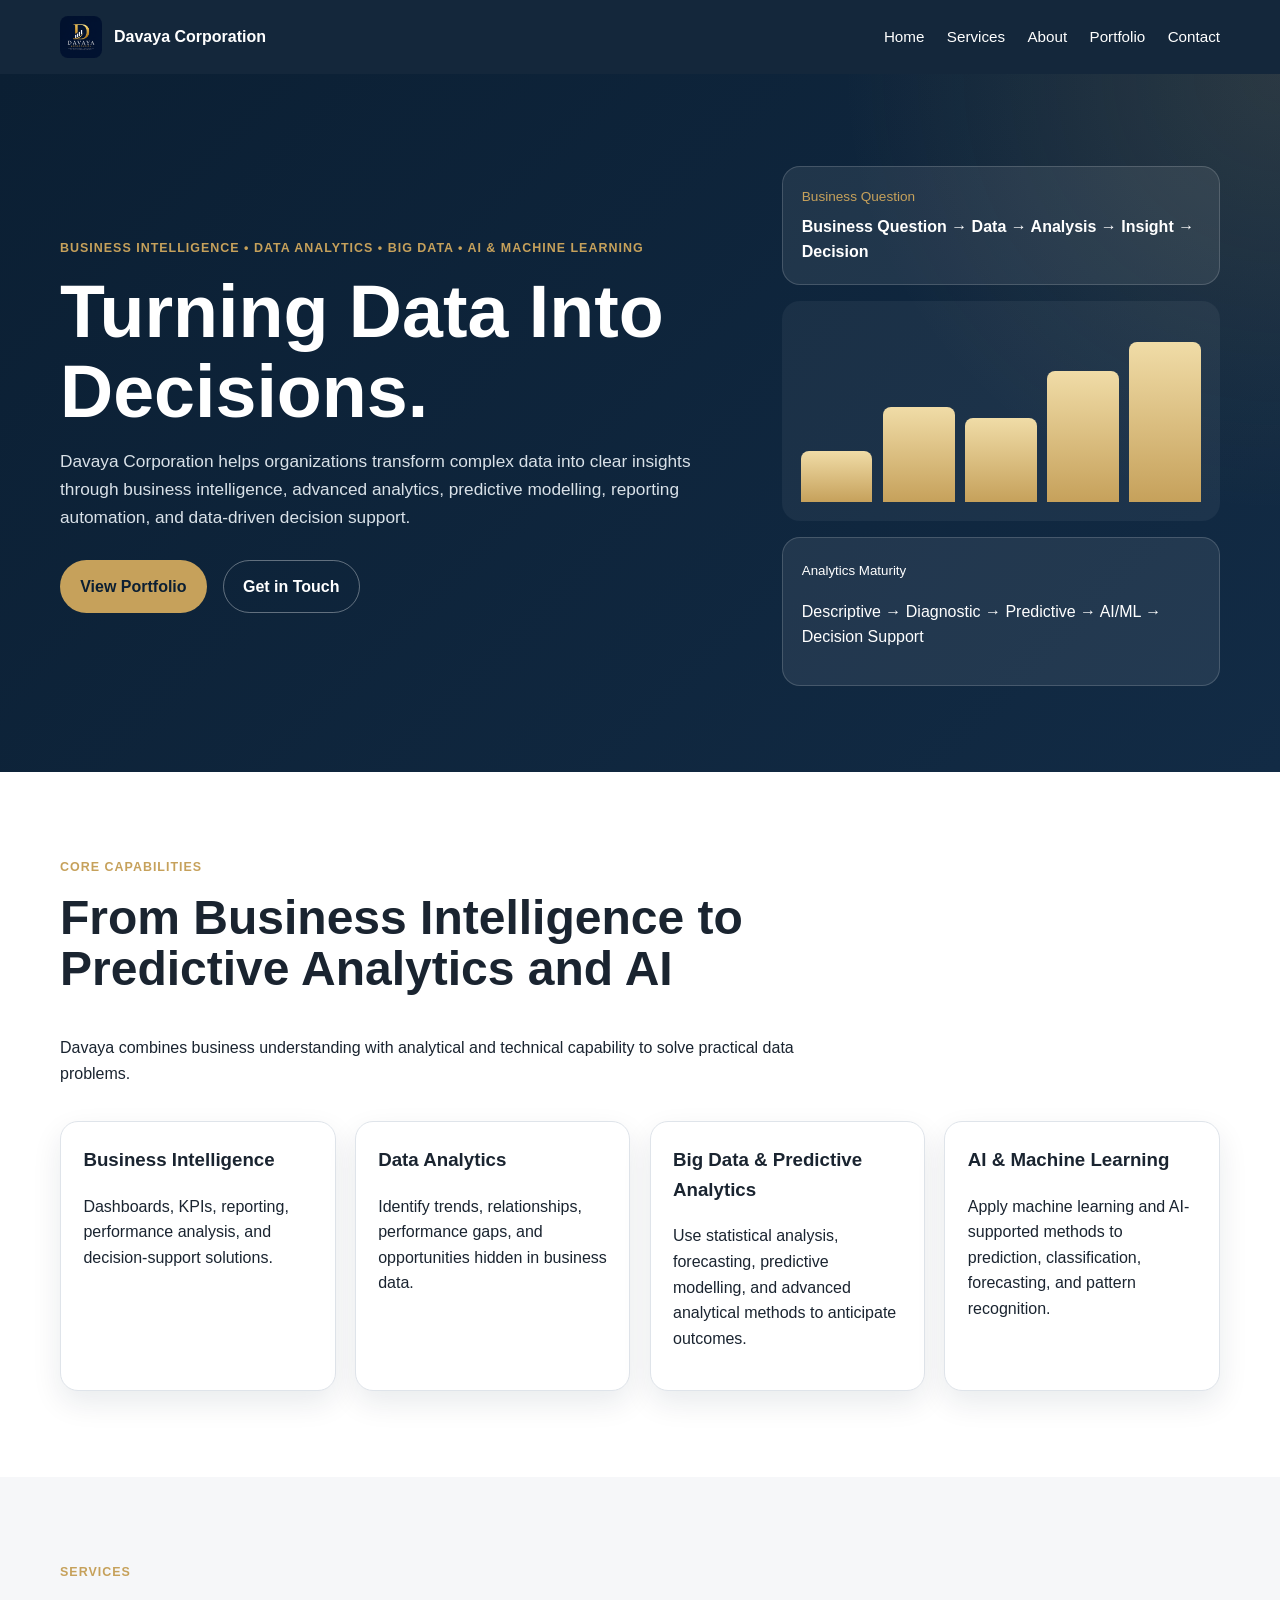
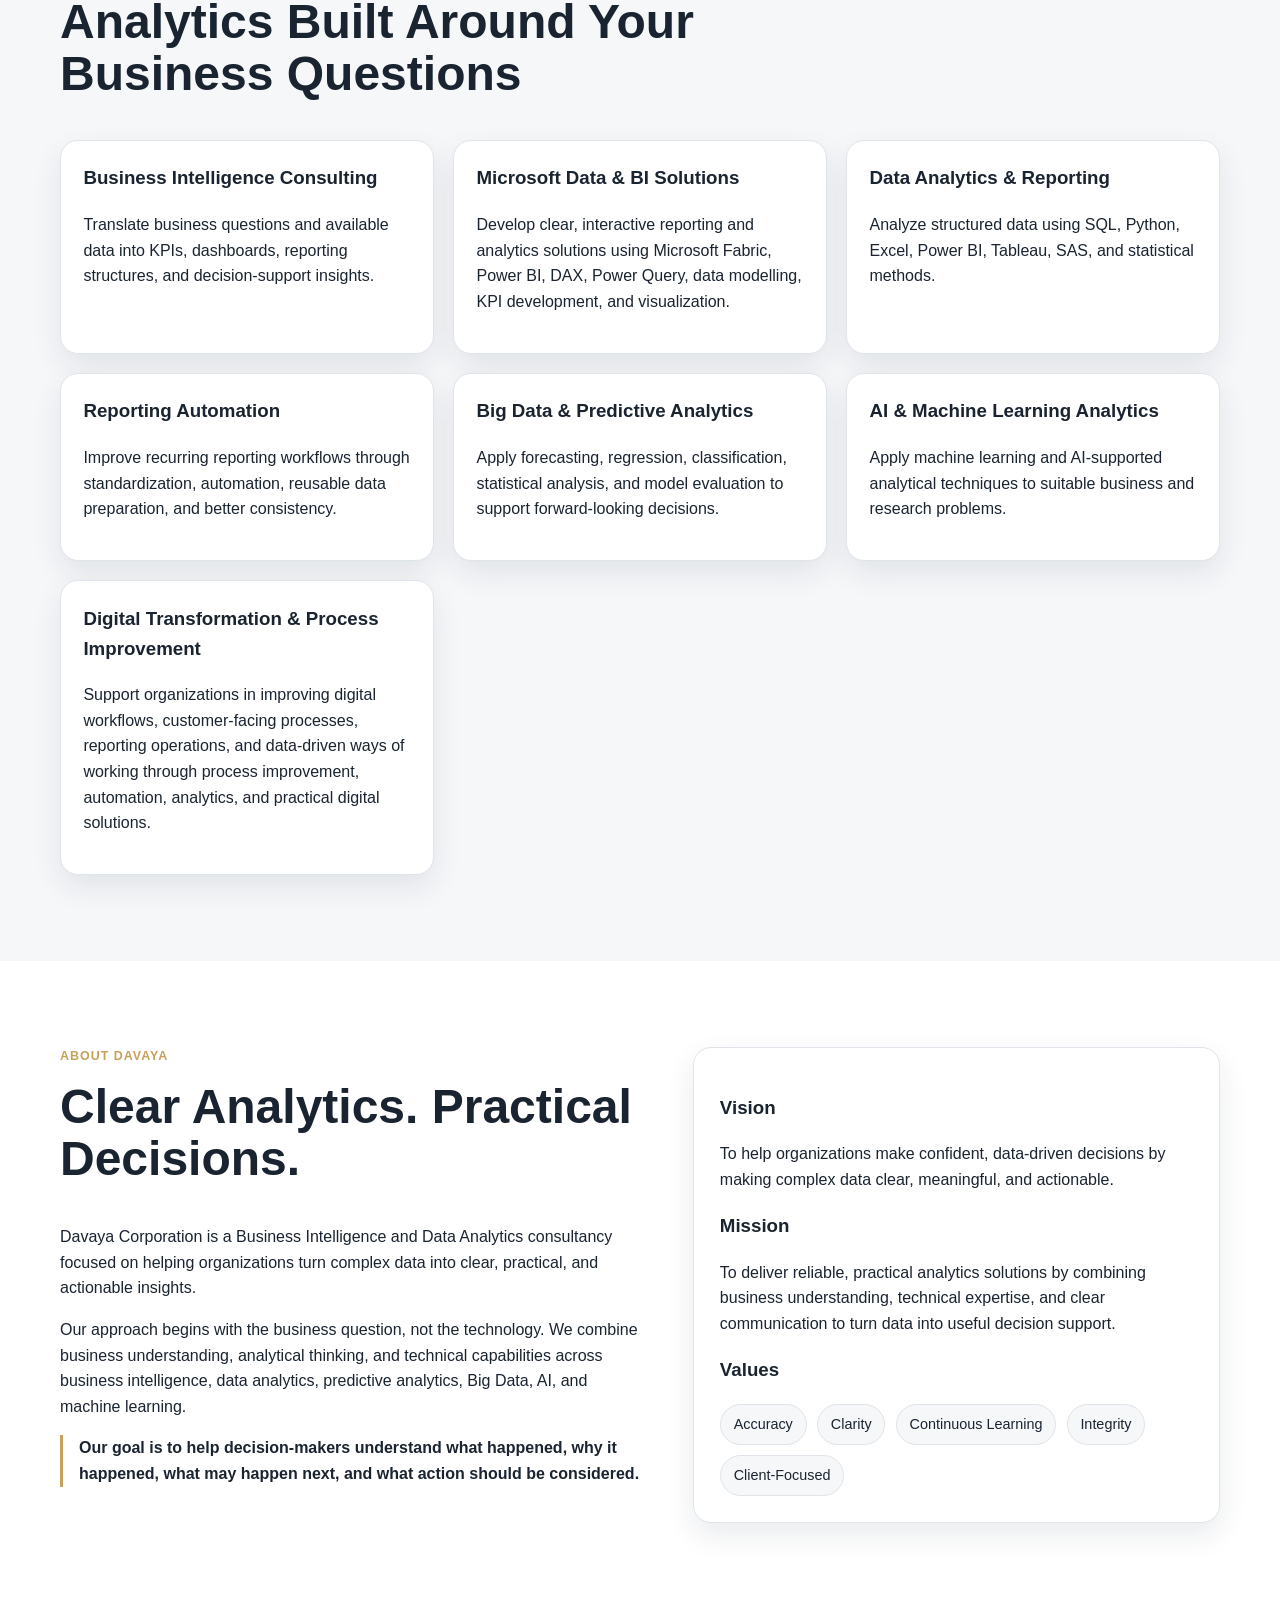
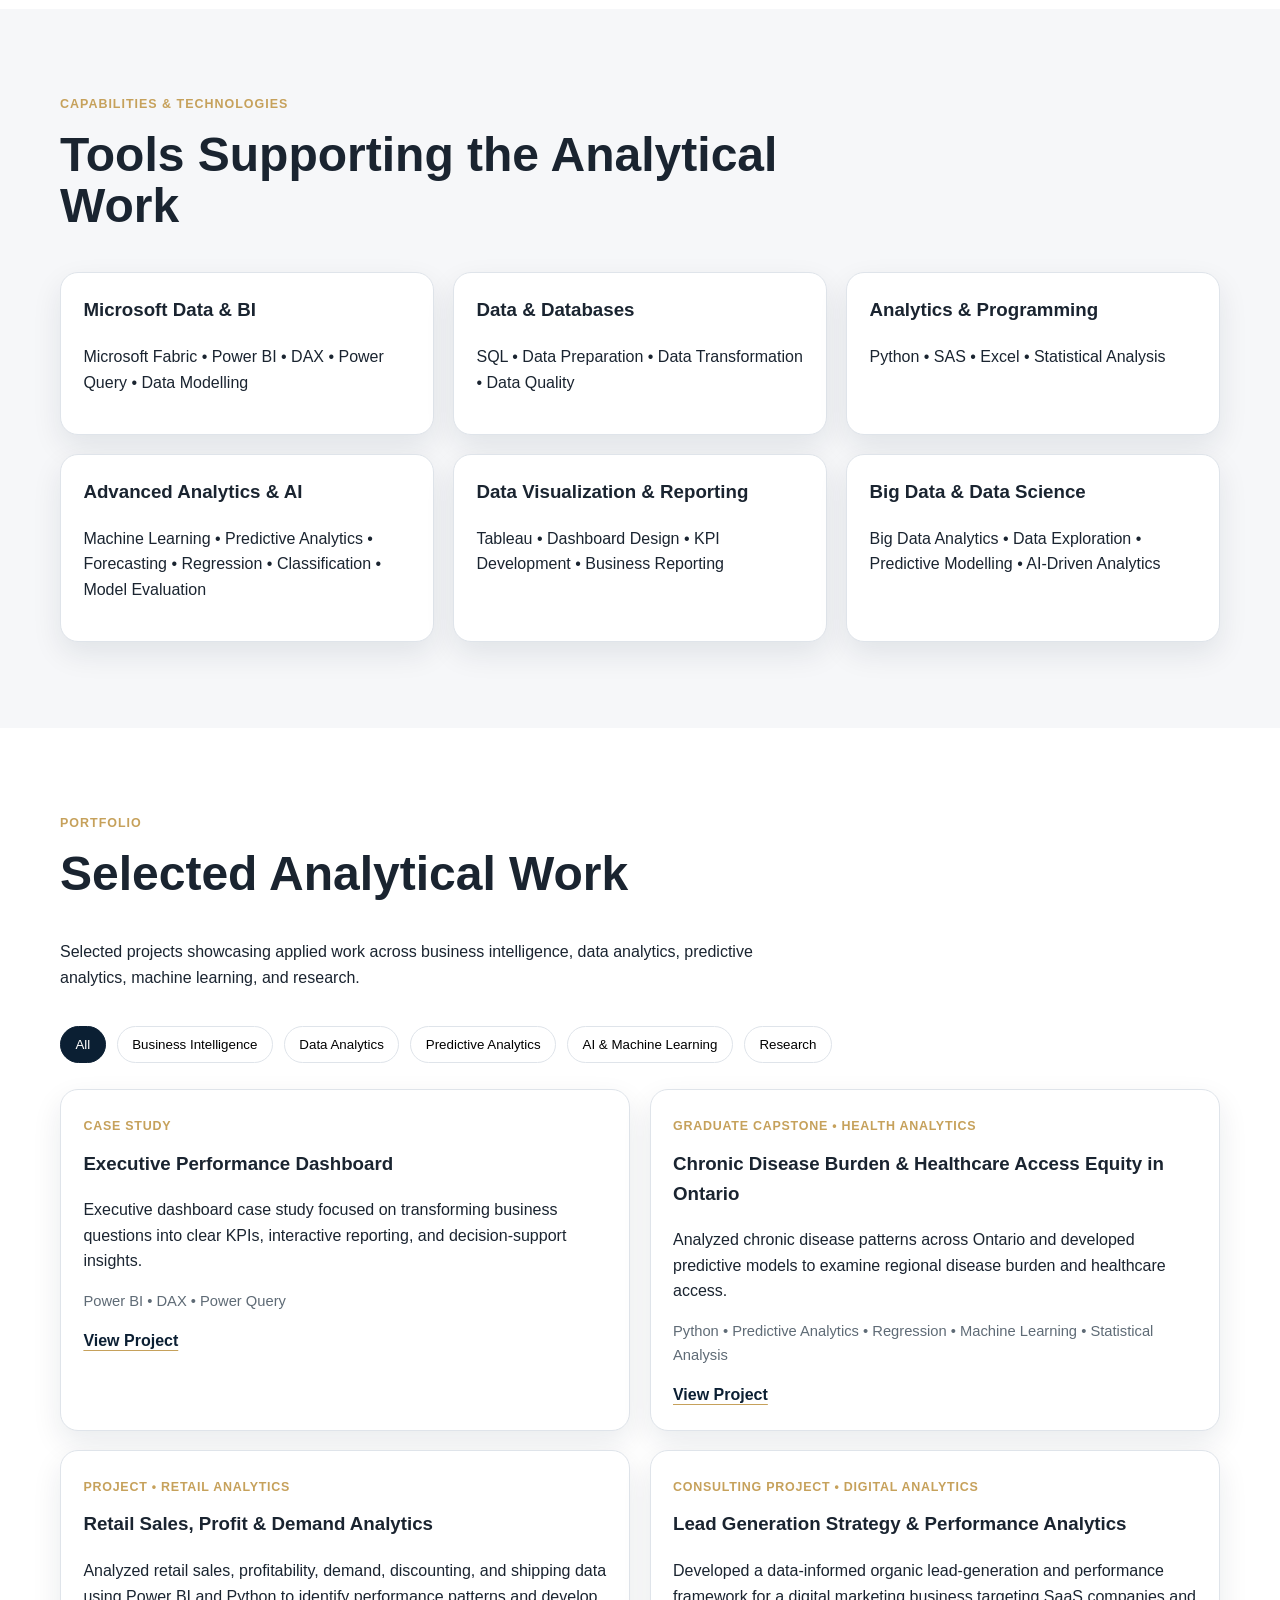
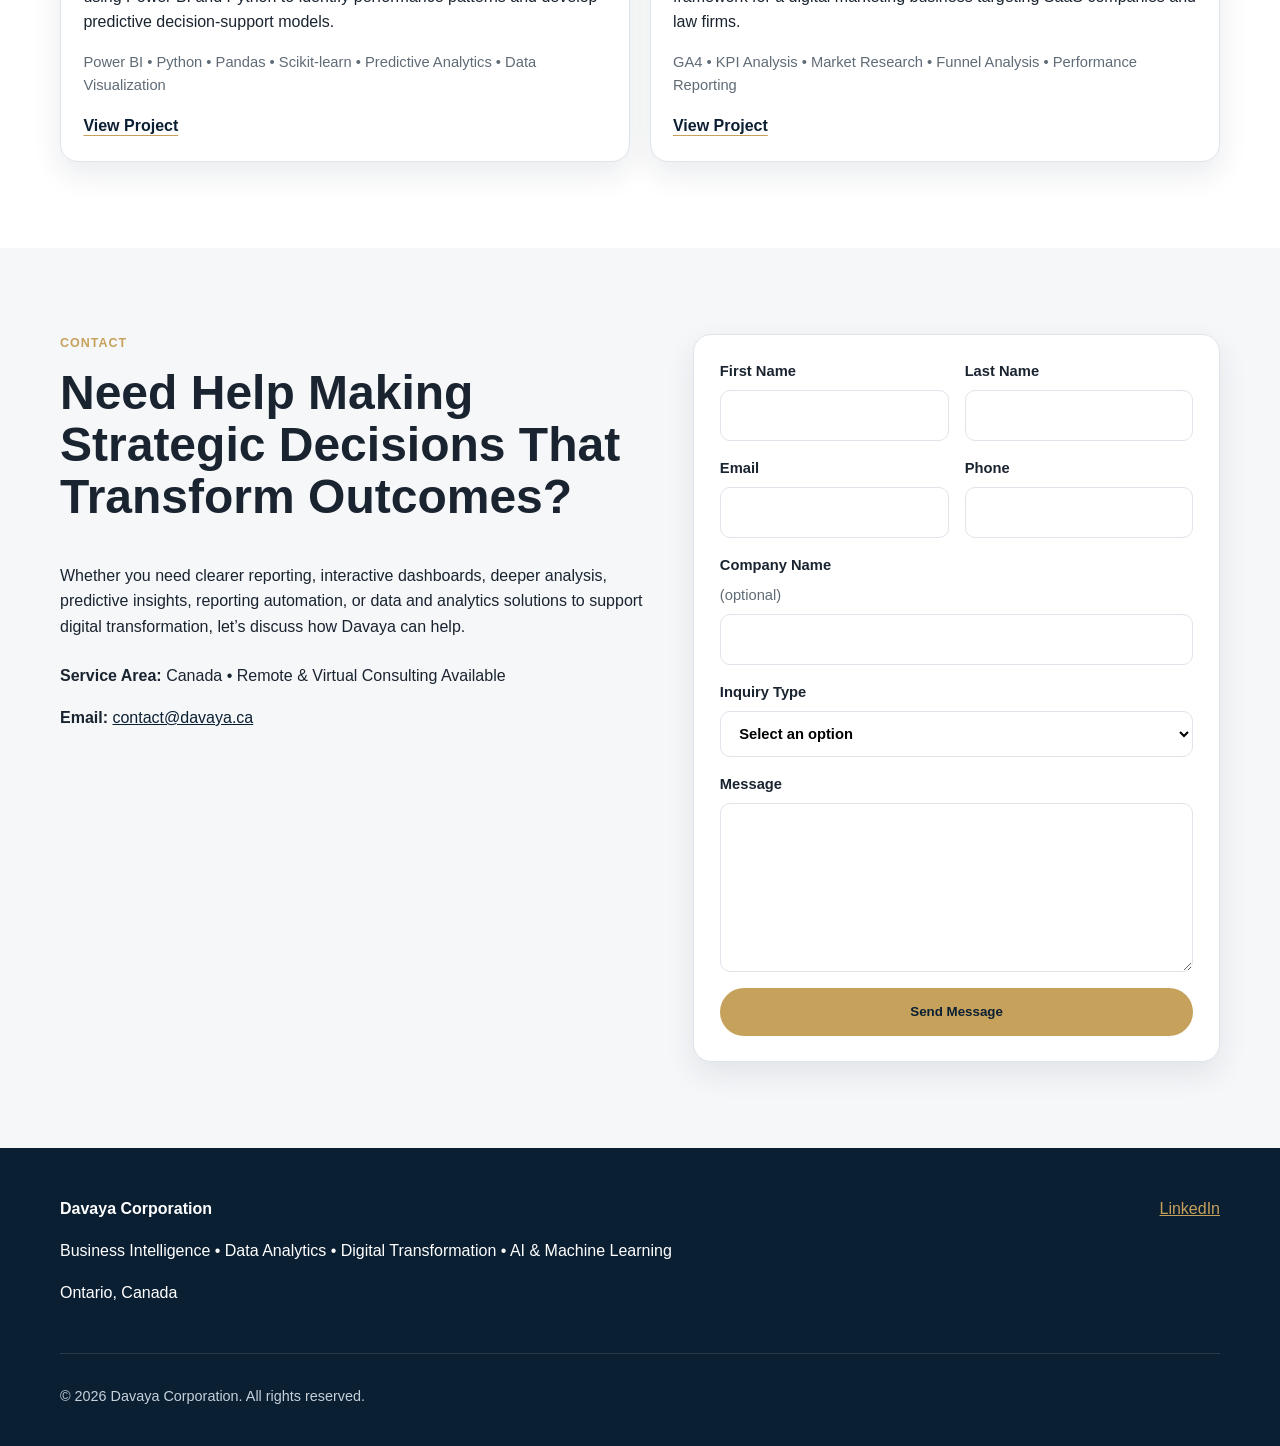
<file: index.html>
<!DOCTYPE html>
<html lang="en">
<head>
  <meta charset="UTF-8" />
  <meta name="viewport" content="width=device-width, initial-scale=1.0" />
  <meta name="description" content="Davaya Corporation provides Business Intelligence, Data Analytics, Digital Transformation, Predictive Analytics, AI and Machine Learning consulting in Canada." />

  <title>Davaya Corporation | Turning Data Into Decisions</title>

  <link rel="icon" type="image/png" href="davaya-logo.png">

  <meta property="og:title" content="Davaya Corporation | Turning Data Into Decisions">
  <meta property="og:description" content="Business Intelligence, Data Analytics, Digital Transformation, Predictive Analytics, AI and Machine Learning consulting in Canada.">
  <meta property="og:type" content="website">
  <meta property="og:image" content="davaya-logo.png">

  <link rel="stylesheet" href="styles.css" />
</head>
<body>

  <header class="site-header">
    <div class="container nav-wrap">
      <a class="brand" href="#home" aria-label="Davaya Corporation home">
      <img src="davaya-logo.png" alt="Davaya Corporation logo" class="brand-logo">
        <span class="brand-text">Davaya Corporation</span>
      </a>

      <button class="nav-toggle" aria-label="Open navigation" aria-expanded="false">☰</button>

      <nav class="nav" aria-label="Primary navigation">
        <a href="#home">Home</a>
        <a href="#services">Services</a>
        <a href="#about">About</a>
        <a href="#portfolio">Portfolio</a>
        <a href="#contact">Contact</a>
      </nav>
    </div>
  </header>

  <main>
    <section id="home" class="hero">
      <div class="container hero-grid">
        <div class="hero-copy reveal">
          <p class="eyebrow">Business Intelligence • Data Analytics • Big Data • AI & Machine Learning</p>
        <h1>Turning Data Into Decisions.</h1>
          <p class="hero-text">
            Davaya Corporation helps organizations transform complex data into clear insights through
            business intelligence, advanced analytics, predictive modelling, reporting automation,
            and data-driven decision support.
          </p>

          <div class="cta-row">
            <a class="btn btn-primary" href="#portfolio">View Portfolio</a>
            <a class="btn btn-secondary" href="#contact">Get in Touch</a>
          </div>
        </div>

        <div class="hero-visual reveal" aria-label="Data-to-decision visual">
          <div class="metric-card">
            <span>Business Question</span>
          <strong>Business Question → Data → Analysis → Insight → Decision</strong>
          </div>

          <div class="mini-chart" aria-hidden="true">
            <span style="height: 28%"></span>
            <span style="height: 52%"></span>
            <span style="height: 46%"></span>
            <span style="height: 72%"></span>
            <span style="height: 88%"></span>
          </div>

          <div class="insight-card">
            <small>Analytics Maturity</small>
<p>Descriptive → Diagnostic → Predictive → AI/ML → Decision Support</p>
          </div>
        </div>
      </div>
    </section>

    <section class="section">
      <div class="container">
        <div class="section-heading reveal">
          <p class="eyebrow">Core Capabilities</p>
         <h2>From Business Intelligence to Predictive Analytics and AI</h2>
          <p>Davaya combines business understanding with analytical and technical capability to solve practical data problems.</p>
        </div>

        <div class="card-grid four">
          <article class="card reveal">
            <h3>Business Intelligence</h3>
            <p>Dashboards, KPIs, reporting, performance analysis, and decision-support solutions.</p>
          </article>
          <article class="card reveal">
            <h3>Data Analytics</h3>
            <p>Identify trends, relationships, performance gaps, and opportunities hidden in business data.</p>
          </article>
          <article class="card reveal">
            <h3>Big Data & Predictive Analytics</h3>
            <p>Use statistical analysis, forecasting, predictive modelling, and advanced analytical methods to anticipate outcomes.</p>
          </article>
          <article class="card reveal">
            <h3>AI & Machine Learning</h3>
            <p>Apply machine learning and AI-supported methods to prediction, classification, forecasting, and pattern recognition.</p>
          </article>
        </div>
      </div>
    </section>

    <section id="services" class="section section-alt">
      <div class="container">
        <div class="section-heading reveal">
          <p class="eyebrow">Services</p>
       <h2>Analytics Built Around Your Business Questions</h2>
        </div>

        <div class="service-grid">
          <article class="service reveal">
            <h3>Business Intelligence Consulting</h3>
            <p>Translate business questions and available data into KPIs, dashboards, reporting structures, and decision-support insights.</p>
          </article>
         <article class="service reveal">
  <h3>Microsoft Data & BI Solutions</h3>
  <p>Develop clear, interactive reporting and analytics solutions using Microsoft Fabric, Power BI, DAX, Power Query, data modelling, KPI development, and visualization.</p>
</article>
          <article class="service reveal">
            <h3>Data Analytics & Reporting</h3>
            <p>Analyze structured data using SQL, Python, Excel, Power BI, Tableau, SAS, and statistical methods.</p>
          </article>
          <article class="service reveal">
            <h3>Reporting Automation</h3>
            <p>Improve recurring reporting workflows through standardization, automation, reusable data preparation, and better consistency.</p>
          </article>
          <article class="service reveal">
            <h3>Big Data & Predictive Analytics</h3>
            <p>Apply forecasting, regression, classification, statistical analysis, and model evaluation to support forward-looking decisions.</p>
          </article>
          <article class="service reveal">
            <h3>AI & Machine Learning Analytics</h3>
            <p>Apply machine learning and AI-supported analytical techniques to suitable business and research problems.</p>
          </article>
	<article class="card reveal">
  <h3>Digital Transformation & Process Improvement</h3>
  <p>Support organizations in improving digital workflows, customer-facing processes, reporting operations, and data-driven ways of working through process improvement, automation, analytics, and practical digital solutions.</p>
</article>

        </div>
      </div>
    </section>

    <section id="about" class="section">
      <div class="container about-grid">
        <div class="reveal">
          <p class="eyebrow">About Davaya</p>
        <h2>Clear Analytics. Practical Decisions.</h2>
          <p>
            Davaya Corporation is a Business Intelligence and Data Analytics consultancy focused on helping organizations
            turn complex data into clear, practical, and actionable insights.
          </p>
          <p>
            Our approach begins with the business question, not the technology. We combine business understanding,
            analytical thinking, and technical capabilities across business intelligence, data analytics, predictive analytics,
            Big Data, AI, and machine learning.
          </p>
          <p class="highlight">
            Our goal is to help decision-makers understand what happened, why it happened, what may happen next,
            and what action should be considered.
          </p>
        </div>

        <div class="about-panel reveal">
          <h3>Vision</h3>
<p>To help organizations make confident, data-driven decisions by making complex data clear, meaningful, and actionable.</p>

<h3>Mission</h3>
<p>To deliver reliable, practical analytics solutions by combining business understanding, technical expertise, and clear communication to turn data into useful decision support.</p>

<h3>Values</h3>
          <div class="pill-wrap">
            <span>Accuracy</span>
            <span>Clarity</span>
            <span>Continuous Learning</span>
            <span>Integrity</span>
            <span>Client-Focused</span>
          </div>
        </div>
      </div>
    </section>

    <section class="section section-alt">
      <div class="container">
        <div class="section-heading reveal">
          <p class="eyebrow">Capabilities & Technologies</p>
       <h2>Tools Supporting the Analytical Work</h2>
        </div>
<div class="tech-grid">

  <article class="tech-card reveal">
    <h3>Microsoft Data & BI</h3>
    <p>Microsoft Fabric • Power BI • DAX • Power Query • Data Modelling</p>
  </article>

  <article class="tech-card reveal">
    <h3>Data & Databases</h3>
    <p>SQL • Data Preparation • Data Transformation • Data Quality</p>
  </article>

  <article class="tech-card reveal">
    <h3>Analytics & Programming</h3>
    <p>Python • SAS • Excel • Statistical Analysis</p>
  </article>

  <article class="tech-card reveal">
    <h3>Advanced Analytics & AI</h3>
    <p>Machine Learning • Predictive Analytics • Forecasting • Regression • Classification • Model Evaluation</p>
  </article>

  <article class="tech-card reveal">
    <h3>Data Visualization & Reporting</h3>
    <p>Tableau • Dashboard Design • KPI Development • Business Reporting</p>
  </article>

  <article class="tech-card reveal">
    <h3>Big Data & Data Science</h3>
    <p>Big Data Analytics • Data Exploration • Predictive Modelling • AI-Driven Analytics</p>
  </article>

</div>              </div>
    </section>

    <section id="portfolio" class="section">
      <div class="container">
        <div class="section-heading reveal">
          <p class="eyebrow">Portfolio</p>
          <h2>Selected Analytical Work</h2>
       <p>Selected projects showcasing applied work across business intelligence, data analytics, predictive analytics, machine learning, and research.</p>
        </div>

        <div class="filters reveal" role="group" aria-label="Portfolio filters">
          <button class="filter-btn active" data-filter="all">All</button>
          <button class="filter-btn" data-filter="bi">Business Intelligence</button>
          <button class="filter-btn" data-filter="analytics">Data Analytics</button>
          <button class="filter-btn" data-filter="predictive">Predictive Analytics</button>
          <button class="filter-btn" data-filter="ai">AI & Machine Learning</button>
          <button class="filter-btn" data-filter="research">Research</button>
        </div>

        <div class="portfolio-grid">
          <article class="project-card reveal" data-category="bi analytics">
            <span class="project-type">CASE STUDY</span>
           <h3>Executive Performance Dashboard</h3>

<p>
  Executive dashboard case study focused on transforming business questions into clear KPIs, interactive reporting, and decision-support insights.
</p>

<p class="tools">
  Power BI • DAX • Power Query
</p>

<button class="text-link project-open"
  data-title="Executive Performance Dashboard"
  data-type="CASE STUDY"
  data-tools="Power BI • DAX • Power Query"
  data-challenge="Business leaders need a clear way to monitor performance across multiple KPIs without relying on fragmented or overly detailed reports."
  data-approach="Designed an executive dashboard concept using KPI definition, data modelling, DAX, Power Query, and interactive visualization to organize performance information around key business questions."
  data-outcome="The case study demonstrates how an executive reporting solution can consolidate key performance measures into a clearer, more accessible decision-support view.">
  View Project
</button>

</article>

          <article class="project-card reveal" data-category="predictive ai research">
  <span class="project-type">GRADUATE CAPSTONE • HEALTH ANALYTICS</span>

  <h3>Chronic Disease Burden & Healthcare Access Equity in Ontario</h3>

  <p>
    Analyzed chronic disease patterns across Ontario and developed predictive
    models to examine regional disease burden and healthcare access.
  </p>

  <p class="tools">
    Python • Predictive Analytics • Regression • Machine Learning • Statistical Analysis
  </p>

  <button class="text-link project-open"
    data-title="Chronic Disease Burden & Healthcare Access Equity in Ontario"
    data-type="GRADUATE CAPSTONE • HEALTH ANALYTICS"
    data-tools="Python • Predictive Analytics • Regression • Machine Learning • Statistical Analysis"
    data-challenge="Identify regional chronic disease burden, predict age-standardized chronic disease rates, and explore whether higher-burden Ontario regions also experience longer healthcare wait times."
    data-approach="Integrated Public Health Ontario and CIHI data, created a geographic crosswalk, performed statistical analysis, and compared Linear Regression, Random Forest, and Gradient Boosting using chronological validation."
    data-outcome="Linear Regression achieved the strongest overall predictive performance with a test R² of 0.974. The healthcare access analysis also identified a strong positive association between chronic disease burden and extreme surgical wait times across the six Ontario regions studied.">
    View Project
  </button>
</article>

<article class="project-card reveal" data-category="analytics predictive bi">
  <span class="project-type">PROJECT • RETAIL ANALYTICS</span>

  <h3>Retail Sales, Profit & Demand Analytics</h3>

  <p>
    Analyzed retail sales, profitability, demand, discounting, and shipping data using Power BI and Python to identify performance patterns and develop predictive decision-support models.
  </p>

  <p class="tools">
    Power BI • Python • Pandas • Scikit-learn • Predictive Analytics • Data Visualization
  </p>

  <button class="text-link project-open"
    data-title="Retail Sales, Profit & Demand Analytics"
    data-type="PROJECT • RETAIL ANALYTICS"
    data-tools="Power BI • Python • Pandas • Scikit-learn • Predictive Analytics • Data Visualization"
    data-challenge="Retail decision-makers need visibility into sales, profitability, product demand, discounting, and logistics performance so they can identify patterns and areas requiring attention."
    data-approach="Analyzed retail transaction data across customer, product, geographic, sales, discount, profit, and shipping variables. Built Power BI reporting and used Python for exploratory analysis, feature engineering, regression modelling, demand prediction, and logistics analysis."
    data-outcome="The project produced an integrated analytical view of retail performance and demonstrated predictive approaches for profit, demand, and shipping behaviour while emphasizing careful model validation and responsible interpretation of results.">
    View Project
  </button>
</article>

	</article>

<article class="project-card reveal" data-category="analytics bi research">
 <span class="project-type">CONSULTING PROJECT • DIGITAL ANALYTICS</span>
  <h3>Lead Generation Strategy & Performance Analytics</h3>

  <p>
    Developed a data-informed organic lead-generation and performance framework for a digital marketing business targeting SaaS companies and law firms.
  </p>

  <p class="tools">
    GA4 • KPI Analysis • Market Research • Funnel Analysis • Performance Reporting
  </p>

  <button class="text-link project-open"
    data-title="Lead Generation Strategy & Performance Analytics"
 data-type="CONSULTING PROJECT • DIGITAL ANALYTICS"
    data-tools="GA4 • KPI Analysis • Market Research • Funnel Analysis • Performance Reporting"
    data-challenge="The business needed a clearer strategy for identifying high-value target markets, generating qualified organic leads, and monitoring marketing performance."
    data-approach="Conducted market and competitor research, developed target customer profiles, defined organic marketing KPIs and reporting requirements, evaluated funnel opportunities, and created a phased lead-generation and performance-monitoring roadmap."
    data-outcome="Delivered an actionable consulting framework covering target-market prioritization, KPI tracking, organic lead-generation strategy, funnel optimization, campaign monitoring, and recommendations for continuous improvement and scaling.">
    View Project
  </button>
</article>

        </div>
      </div>
        </div>
      </div>
    </section>

    <section id="contact" class="section section-alt">
      <div class="container contact-grid">
        <div class="reveal">
          <p class="eyebrow">Contact</p>
          <h2>Need Help Making Strategic Decisions That Transform Outcomes?</h2>
          <p>
           Whether you need clearer reporting, interactive dashboards, deeper analysis, predictive insights,
	reporting automation, or data and analytics solutions to support digital transformation, let’s discuss how Davaya can help.
	</p>
          <div class="contact-meta">
     <p><strong>Service Area:</strong> Canada • Remote & Virtual Consulting Available</p>
			  <p><strong>Email:</strong> <a href="mailto:contact@davaya.ca">contact@davaya.ca</a></p>
			  
          </div>
        </div>
   <form id="davaya-contact-form" class="contact-form reveal" action="https://formspree.io/f/xrpggzrp" method="POST">
          <div class="form-row">
            <label>
              First Name
              <input type="text" name="firstName" required />
            </label>
            <label>
              Last Name
              <input type="text" name="lastName" required />
            </label>
          </div>

          <div class="form-row">
            <label>
              Email
              <input type="email" name="email" required />
            </label>
            <label>
              Phone
              <input type="tel" name="phone" />
            </label>
          </div>

          <label>
            Company Name <span>(optional)</span>
            <input type="text" name="company" />
          </label>

          <label>
            Inquiry Type
            <select name="inquiryType" required>
              <option value="">Select an option</option>
              <option>Business Intelligence Consulting</option>
              <option>Microsoft Data & BI Solutions</option>
              <option>Data Analytics & Reporting</option>
              <option>Reporting Automation</option>
              <option>Big Data & Predictive Analytics</option>
	<option>AI & Machine Learning Analytics</option>
	<option>Digital Transformation & Process Improvement</option>
	<option>Other</option>
            </select>
          </label>

          <label>
            Message
            <textarea name="message" rows="6" required></textarea>
          </label>

          <button class="btn btn-primary" type="submit">Send Message</button>
                  </form>
      </div>
    </section>
  </main>

  <footer class="footer">
    <div class="container footer-grid">
      <div>
        <strong>Davaya Corporation</strong>
 <p>Business Intelligence • Data Analytics • Digital Transformation • AI & Machine Learning</p>
       <p>Ontario, Canada</p>
      </div>
      <div class="footer-links">
      <a href="https://www.linkedin.com/company/davaya-corporation/" target="_blank" rel="noopener noreferrer" aria-label="Davaya Corporation on LinkedIn">LinkedIn</a>
             </div>
    </div>
    <div class="container footer-bottom">
      <p>© 2026 Davaya Corporation. All rights reserved.</p>
    </div>
  </footer>

  <div class="modal" id="projectModal" aria-hidden="true" role="dialog" aria-modal="true" aria-labelledby="modalTitle">
    <div class="modal-panel">
      <button class="modal-close" aria-label="Close project details">×</button>
      <span class="project-type" id="modalType"></span>
      <h2 id="modalTitle"></h2>
      <p class="tools" id="modalTools"></p>

      <h3>Challenge</h3>
      <p id="modalChallenge"></p>

      <h3>Approach</h3>
      <p id="modalApproach"></p>

      <h3>Outcome</h3>
      <p id="modalOutcome"></p>
    </div>
  </div>

  <script src="script.js"></script>
</body>
</html>
</file>
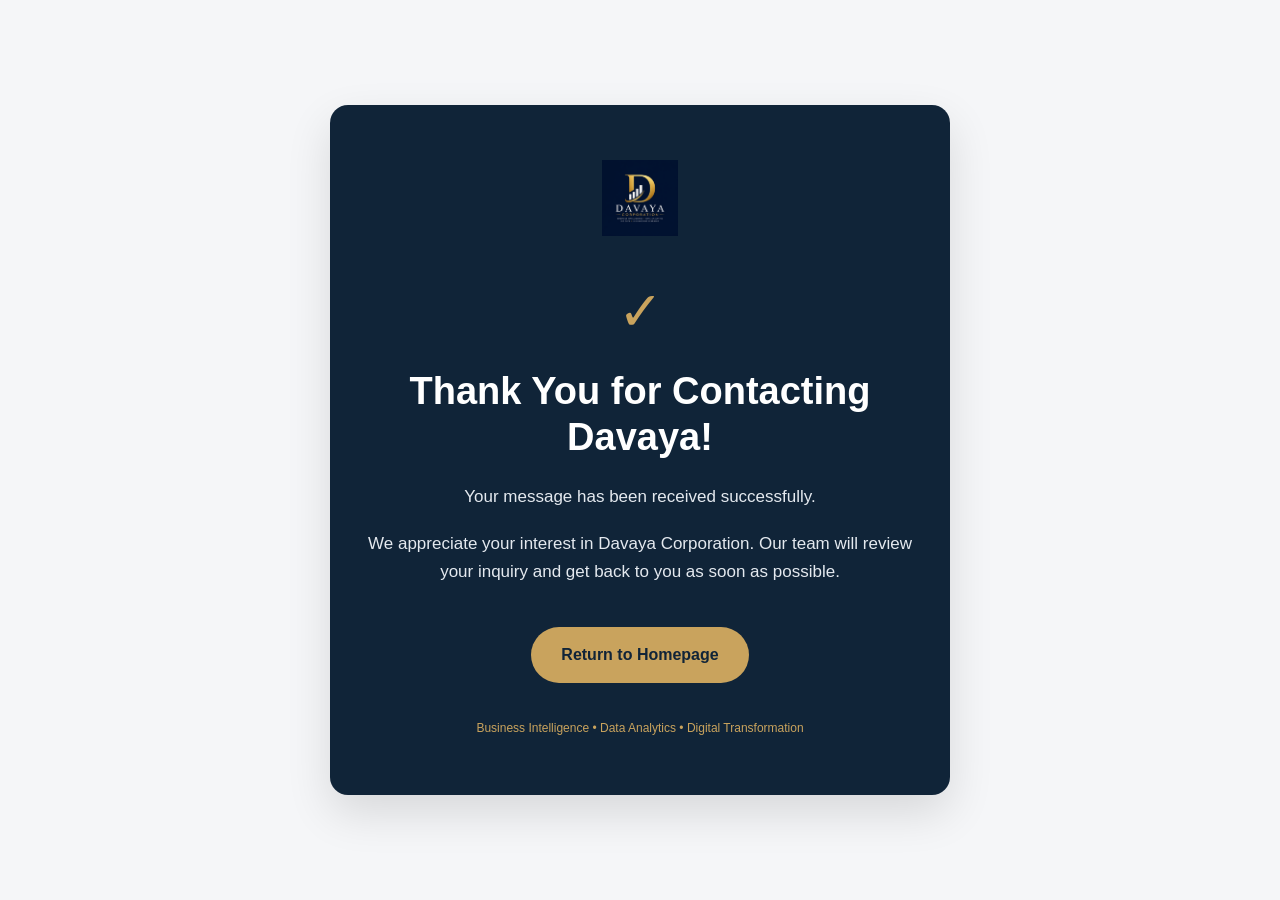
<file: thank-you.html>
<!DOCTYPE html>
<html lang="en">
<head>
  <meta charset="UTF-8">
  <meta name="viewport" content="width=device-width, initial-scale=1.0">
  <meta name="robots" content="noindex">
  <title>Thank You | Davaya Corporation</title>
  <link rel="icon" type="image/png" href="davaya-logo.png">
  <link rel="stylesheet" href="styles.css">

  <style>
    body {
      margin: 0;
      min-height: 100vh;
      background: #f5f6f8;
      font-family: Arial, sans-serif;
      color: #192432;
    }

    .thank-you-page {
      min-height: 100vh;
      display: flex;
      align-items: center;
      justify-content: center;
      padding: 32px 20px;
      box-sizing: border-box;
    }

    .thank-you-card {
      max-width: 620px;
      width: 100%;
      padding: 55px 35px;
      background: #102438;
      color: #ffffff;
      border-radius: 18px;
      text-align: center;
      box-shadow: 0 18px 45px rgba(0, 0, 0, 0.12);
    }

    .thank-you-logo {
      width: 76px;
      height: auto;
      margin-bottom: 24px;
    }

    .checkmark {
      font-size: 54px;
      color: #c9a35d;
      margin-bottom: 15px;
    }

    .thank-you-card h1 {
      font-size: clamp(28px, 5vw, 38px);
      line-height: 1.2;
      margin: 0 0 22px;
      color: #ffffff;
    }

    .thank-you-card p {
      font-size: 17px;
      line-height: 1.7;
      color: #e4e9ef;
      margin: 0 0 18px;
    }

    .home-button {
      display: inline-block;
      margin-top: 22px;
      padding: 15px 30px;
      background: #c9a35d;
      color: #102438;
      border-radius: 30px;
      font-weight: bold;
      text-decoration: none;
    }

    .home-button:hover,
    .home-button:focus {
      background: #e0bc78;
    }

    .tagline {
      margin-top: 35px;
      font-size: 12px;
      color: #c9a35d;
      line-height: 1.8;
    }

    @media (max-width: 600px) {
      .thank-you-card {
        padding: 40px 22px;
      }
    }
  </style>
</head>

<body>
  <main class="thank-you-page">
    <section class="thank-you-card">
      <img
        src="davaya-logo.png"
        alt="Davaya Corporation"
        class="thank-you-logo"
      >

      <div class="checkmark" aria-hidden="true">&#10003;</div>

      <h1>Thank You for Contacting Davaya!</h1>

      <p>Your message has been received successfully.</p>

      <p>
        We appreciate your interest in Davaya Corporation.
        Our team will review your inquiry and get back
        to you as soon as possible.
      </p>

      <a href="/" class="home-button">
        Return to Homepage
      </a>

      <div class="tagline">
        Business Intelligence &bull; Data Analytics &bull;
        Digital Transformation
      </div>
    </section>
  </main>
</body>
</html>
</file>
<file: styles.css>
:root {
  --navy: #0b1f33;
  --navy-2: #122b45;
  --gold: #c6a15b;
  --text: #1a2430;
  --muted: #5f6b76;
  --white: #ffffff;
  --offwhite: #f6f7f9;
  --border: #dfe4ea;
  --shadow: 0 12px 30px rgba(11, 31, 51, 0.09);
  --radius: 18px;
  --max: 1160px;
}

* {
  box-sizing: border-box;
}

html {
  scroll-behavior: smooth;
}

body {
  margin: 0;
  font-family: Arial, Helvetica, sans-serif;
  color: var(--text);
  background: var(--white);
  line-height: 1.6;
}

a {
  color: inherit;
}

img {
  max-width: 100%;
}

.container {
  width: min(92%, var(--max));
  margin-inline: auto;
}

.site-header {
  position: sticky;
  top: 0;
  z-index: 1000;
  background: rgba(11, 31, 51, 0.96);
  backdrop-filter: blur(10px);
}

.nav-wrap {
  min-height: 74px;
  display: flex;
  align-items: center;
  justify-content: space-between;
  gap: 2rem;
}

.brand {
  display: inline-flex;
  align-items: center;
  gap: 0.75rem;
  color: var(--white);
  text-decoration: none;
  font-weight: 700;
}

.brand-mark {
  width: 38px;
  height: 38px;
  display: grid;
  place-items: center;
  border: 1px solid var(--gold);
  color: var(--gold);
  border-radius: 10px;
}

.brand-logo {
  width: 42px;
  height: 42px;
  object-fit: contain;
  border-radius: 8px;
}
 
.nav {
  display: flex;
  gap: 1.4rem;
}

.nav a {
  color: var(--white);
  text-decoration: none;
  font-size: 0.95rem;
}

.nav a:hover {
  color: var(--gold);
}

.nav-toggle {
  display: none;
  border: 0;
  background: transparent;
  color: var(--white);
  font-size: 1.5rem;
  cursor: pointer;
}

.hero {
  background:
    radial-gradient(circle at top right, rgba(198, 161, 91, 0.15), transparent 30%),
    linear-gradient(135deg, var(--navy), var(--navy-2));
  color: var(--white);
  padding: 92px 0 86px;
}

.hero-grid {
  display: grid;
  grid-template-columns: 1.2fr 0.8fr;
  gap: 4rem;
  align-items: center;
}

.eyebrow {
  margin: 0 0 0.85rem;
  color: var(--gold);
  text-transform: uppercase;
  letter-spacing: 0.08em;
  font-size: 0.78rem;
  font-weight: 700;
}

.hero h1,
.section-heading h2,
.about-grid h2,
.contact-grid h2 {
  margin-top: 0;
  line-height: 1.08;
}

.hero h1 {
font-size: clamp(3rem, 6vw, 4.6rem);
  margin-bottom: 1rem;
  max-width: 780px;
}

.hero-text {
  color: #d9e1e8;
  max-width: 760px;
  font-size: 1.08rem;
}

.cta-row {
  display: flex;
  gap: 1rem;
  flex-wrap: wrap;
  margin-top: 1.8rem;
}

.btn {
  display: inline-flex;
  align-items: center;
  justify-content: center;
  min-height: 48px;
  padding: 0.8rem 1.2rem;
  border-radius: 999px;
  text-decoration: none;
  border: 1px solid transparent;
  font-weight: 700;
  cursor: pointer;
}

.btn-primary {
  background: var(--gold);
  color: var(--navy);
}

.btn-primary:hover {
  filter: brightness(1.06);
}

.btn-secondary {
  border-color: rgba(255,255,255,0.35);
  color: var(--white);
}

.hero-visual {
  display: grid;
  gap: 1rem;
}

.metric-card,
.insight-card {
  border: 1px solid rgba(255,255,255,0.16);
  background: rgba(255,255,255,0.08);
  padding: 1.2rem;
  border-radius: var(--radius);
}

.metric-card span {
  color: var(--gold);
  display: block;
  margin-bottom: 0.35rem;
  font-size: 0.85rem;
}

.mini-chart {
  min-height: 220px;
  display: flex;
  gap: 0.65rem;
  align-items: end;
  padding: 1.2rem;
  border-radius: var(--radius);
  background: rgba(255,255,255,0.05);
}

.mini-chart span {
  flex: 1;
  border-radius: 8px 8px 0 0;
  background: linear-gradient(to top, var(--gold), #f0dca7);
}

.section {
  padding: 86px 0;
}

.section-alt {
  background: var(--offwhite);
}

.section-heading {
  max-width: 760px;
  margin-bottom: 2.2rem;
}

.section-heading h2,
.about-grid h2,
.contact-grid h2 {
  font-size: clamp(2rem, 4vw, 3rem);
}

.card-grid,
.service-grid,
.tech-grid,
.portfolio-grid {
  display: grid;
  gap: 1.2rem;
}

.card-grid.four {
  grid-template-columns: repeat(4, 1fr);
}

.card,
.service,
.tech-card,
.project-card,
.about-panel,
.contact-form {
  background: var(--white);
  border: 1px solid var(--border);
  border-radius: var(--radius);
  box-shadow: var(--shadow);
}

.card,
.service,
.tech-card,
.project-card {
  padding: 1.4rem;
}

.card h3,
.service h3,
.tech-card h3,
.project-card h3 {
  margin-top: 0;
}

.service-grid,
.tech-grid {
  grid-template-columns: repeat(3, 1fr);
}

.about-grid,
.contact-grid {
  display: grid;
  grid-template-columns: 1fr 0.9fr;
  gap: 3rem;
  align-items: start;
}

.about-panel,
.contact-form {
  padding: 1.6rem;
}

.highlight {
  padding-left: 1rem;
  border-left: 3px solid var(--gold);
  font-weight: 600;
}

.pill-wrap {
  display: flex;
  flex-wrap: wrap;
  gap: 0.65rem;
}

.pill-wrap span {
  background: var(--offwhite);
  border: 1px solid var(--border);
  padding: 0.5rem 0.8rem;
  border-radius: 999px;
  font-size: 0.9rem;
}

.filters {
  display: flex;
  gap: 0.7rem;
  flex-wrap: wrap;
  margin-bottom: 1.6rem;
}

.filter-btn {
  border: 1px solid var(--border);
  background: var(--white);
  border-radius: 999px;
  padding: 0.65rem 0.9rem;
  cursor: pointer;
}

.filter-btn.active,
.filter-btn:hover {
  background: var(--navy);
  color: var(--white);
  border-color: var(--navy);
}

.portfolio-grid {
  grid-template-columns: repeat(2, 1fr);
}

.project-type {
  display: inline-block;
  margin-bottom: 0.7rem;
  color: var(--gold);
  font-size: 0.78rem;
  font-weight: 800;
  text-transform: uppercase;
  letter-spacing: 0.06em;
}

.tools {
  color: var(--muted);
  font-size: 0.92rem;
}

.text-link {
  border: 0;
  background: transparent;
  color: var(--navy);
  padding: 0;
  font: inherit;
  font-weight: 800;
  cursor: pointer;
  text-decoration: underline;
  text-decoration-color: var(--gold);
  text-underline-offset: 4px;
}

.contact-meta {
  margin-top: 1.5rem;
}

.contact-meta a {
  color: var(--navy);
}

.contact-form {
  display: grid;
  gap: 1rem;
}

.form-row {
  display: grid;
  grid-template-columns: repeat(2, 1fr);
  gap: 1rem;
}

label {
  display: grid;
  gap: 0.4rem;
  font-weight: 700;
  font-size: 0.92rem;
}

label span {
  font-weight: 400;
  color: var(--muted);
}

input,
select,
textarea {
  width: 100%;
  border: 1px solid var(--border);
  border-radius: 10px;
  padding: 0.8rem 0.9rem;
  font: inherit;
  background: var(--white);
}

input:focus,
select:focus,
textarea:focus {
  outline: 2px solid rgba(198, 161, 91, 0.35);
  border-color: var(--gold);
}

.form-note {
  margin: 0;
  color: var(--muted);
  font-size: 0.82rem;
}

.footer {
  background: var(--navy);
  color: var(--white);
  padding: 48px 0 24px;
}

.footer-grid {
  display: flex;
  align-items: start;
  justify-content: space-between;
  gap: 2rem;
}

.footer-links {
  display: flex;
  gap: 1rem;
}

.footer-links a {
  color: var(--gold);
}

.footer-bottom {
  margin-top: 2rem;
  border-top: 1px solid rgba(255,255,255,0.12);
  padding-top: 1rem;
  color: #c6d0d9;
  font-size: 0.9rem;
}

.modal {
  position: fixed;
  inset: 0;
  display: none;
  place-items: center;
  padding: 1rem;
  background: rgba(0,0,0,0.62);
  z-index: 2000;
}

.modal.open {
  display: grid;
}

.modal-panel {
  width: min(680px, 100%);
  max-height: 90vh;
  overflow-y: auto;
  background: var(--white);
  border-radius: var(--radius);
  padding: 1.6rem;
  position: relative;
}

.modal-close {
  position: absolute;
  right: 1rem;
  top: 0.7rem;
  border: 0;
  background: transparent;
  font-size: 2rem;
  cursor: pointer;
}

.reveal {
  opacity: 0;
  transform: translateY(14px);
  transition: 0.55s ease;
}

.reveal.visible {
  opacity: 1;
  transform: translateY(0);
}

@media (max-width: 980px) {
  .card-grid.four,
  .service-grid,
  .tech-grid {
    grid-template-columns: repeat(2, 1fr);
  }

  .hero-grid,
  .about-grid,
  .contact-grid {
    grid-template-columns: 1fr;
  }
}

@media (max-width: 760px) {
  .nav-toggle {
    display: block;
  }

  .nav {
    position: absolute;
    left: 0;
    right: 0;
    top: 74px;
    display: none;
    flex-direction: column;
    padding: 1rem 4%;
    background: var(--navy);
    border-top: 1px solid rgba(255,255,255,0.1);
  }

  .nav.open {
    display: flex;
  }

  .brand-text {
    font-size: 0.95rem;
  }

  .card-grid.four,
  .service-grid,
  .tech-grid,
  .portfolio-grid,
  .form-row {
    grid-template-columns: 1fr;
  }

  .hero {
    padding-top: 70px;
  }

  .hero h1 {
    font-size: 3rem;
  }

  .footer-grid {
    flex-direction: column;
  }
}
</file>
